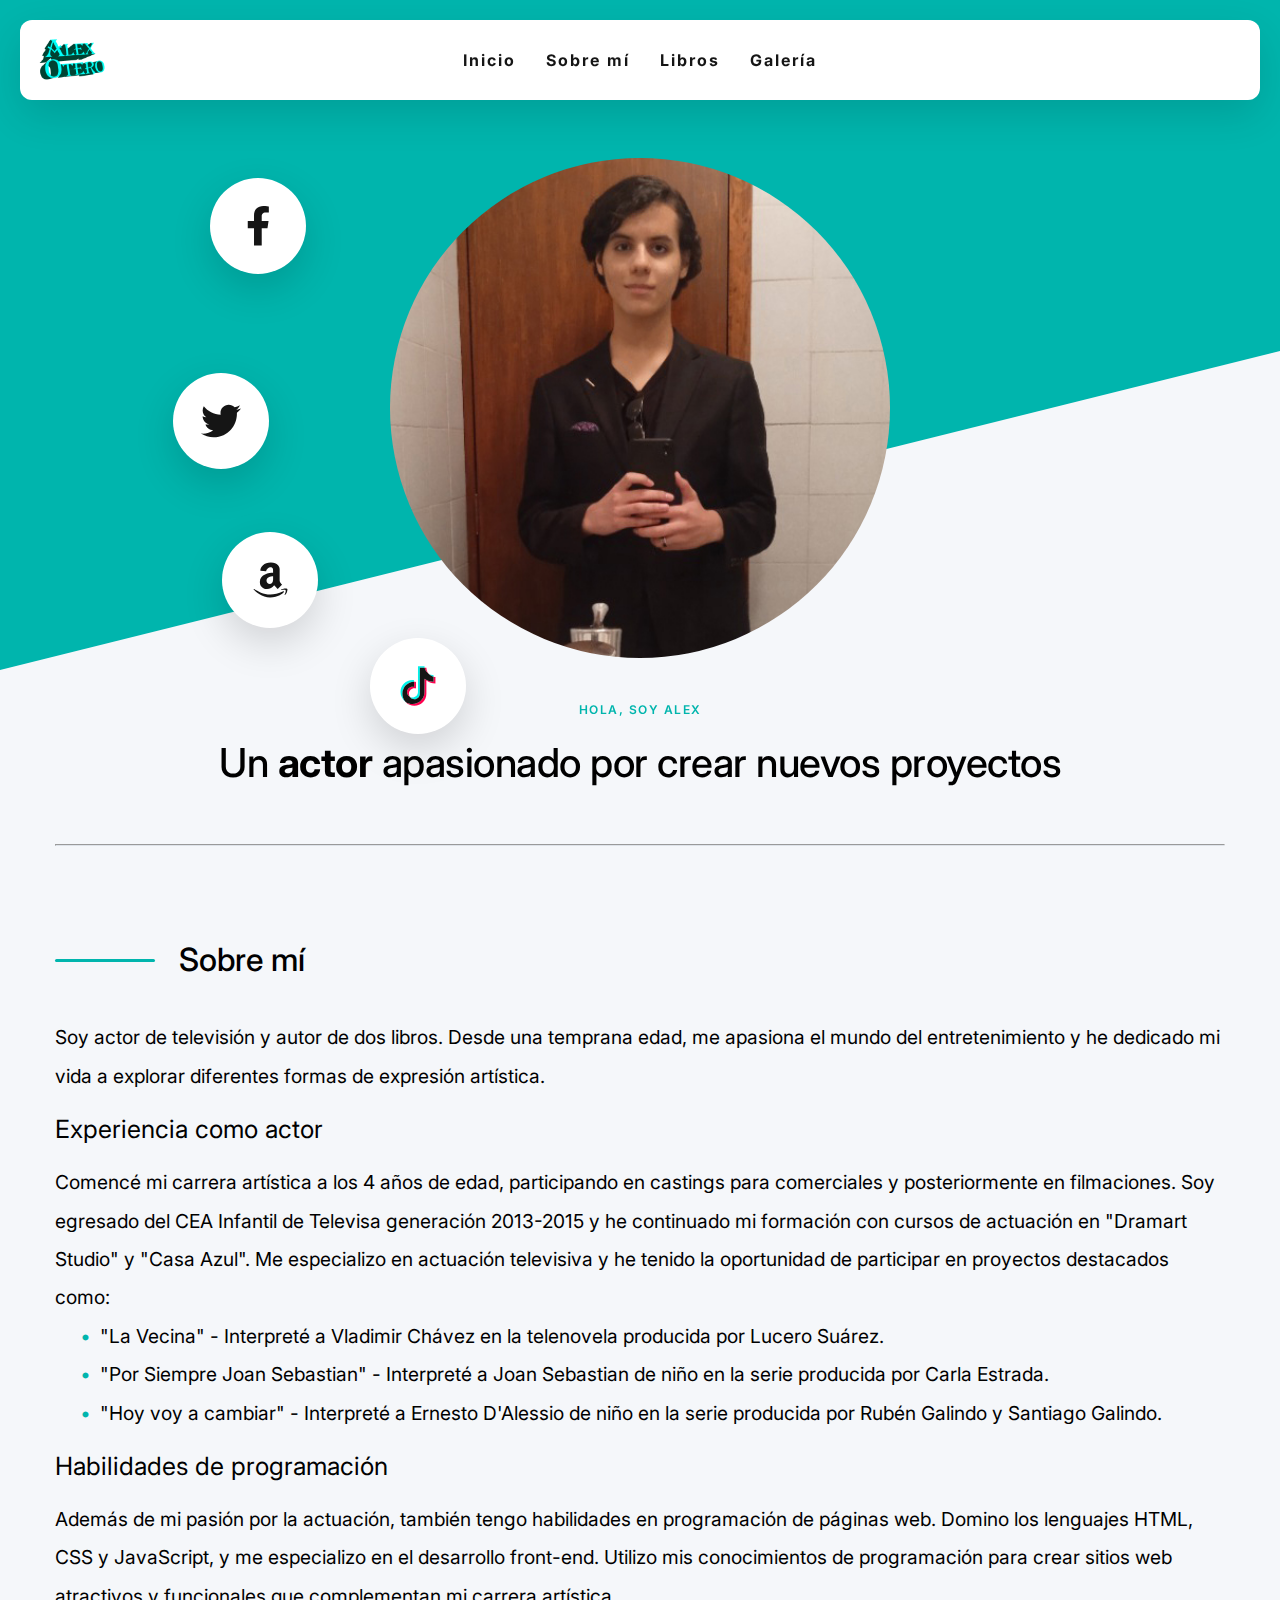
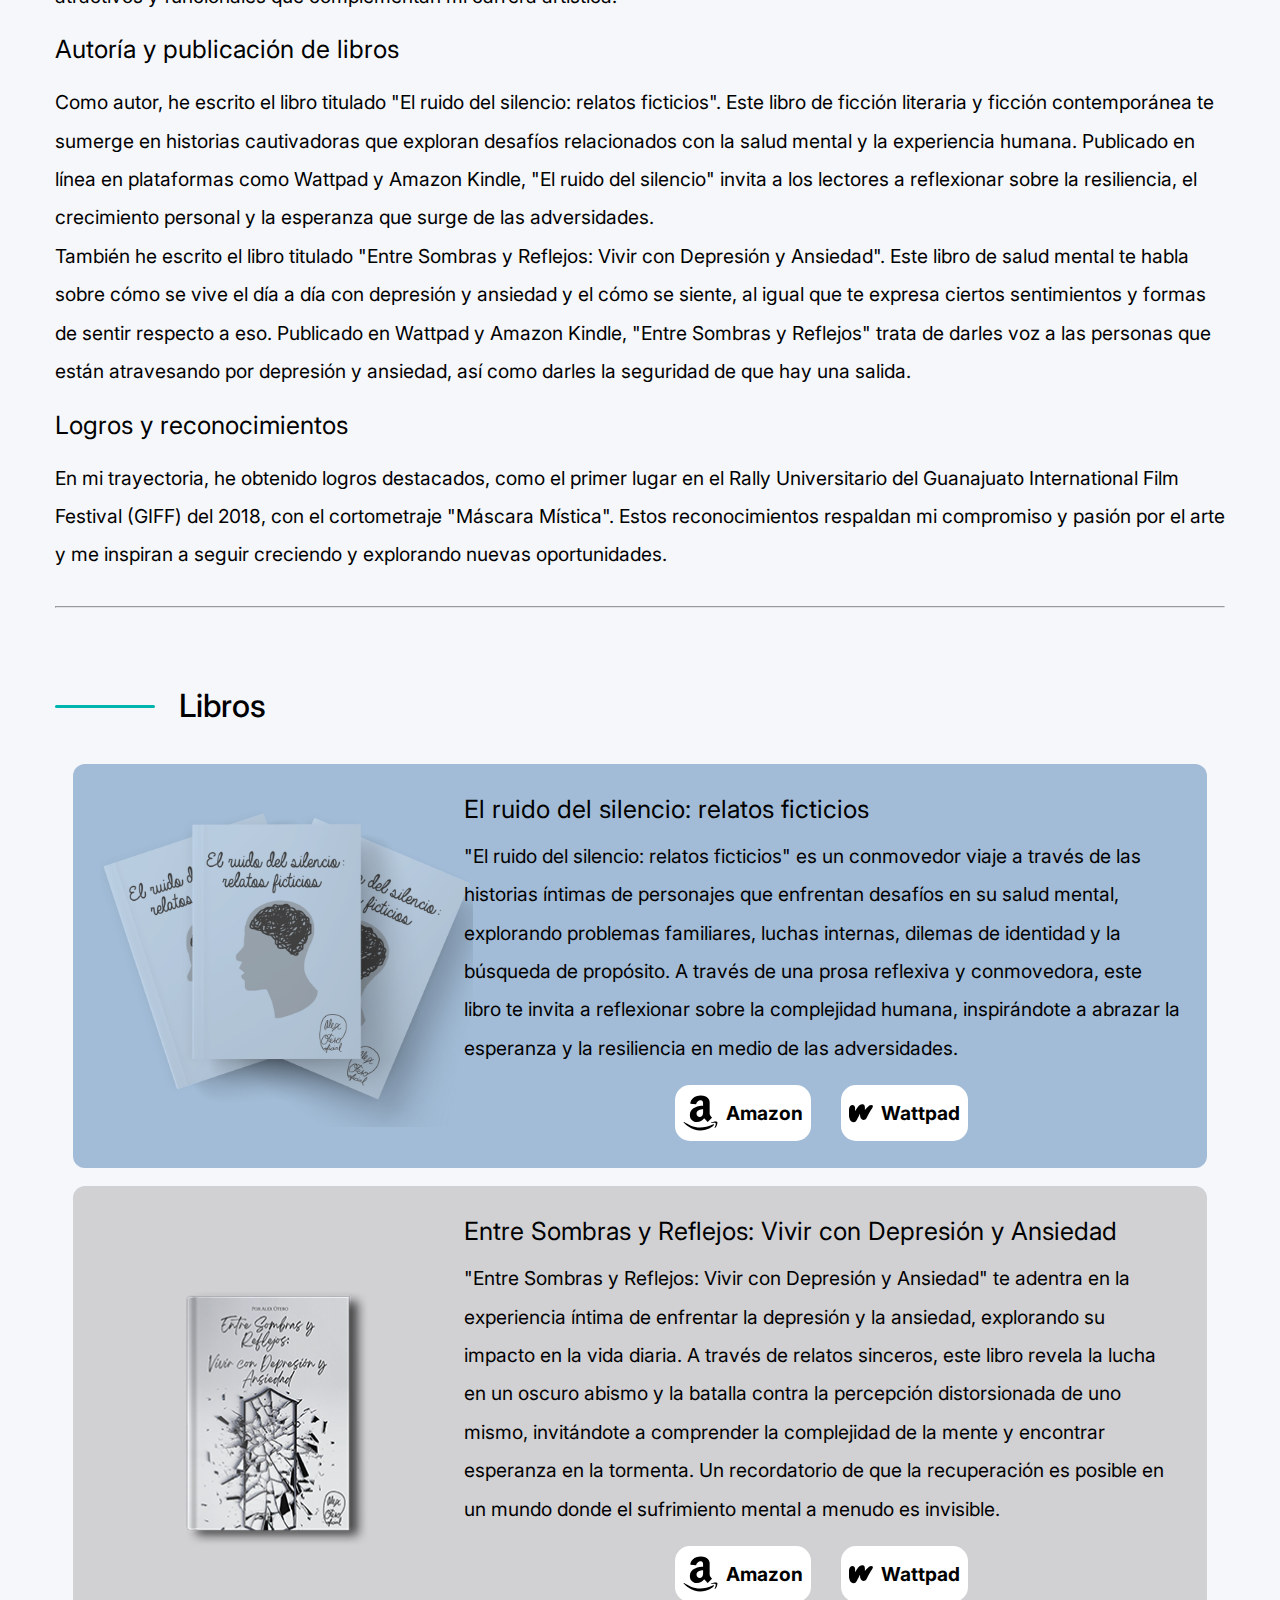
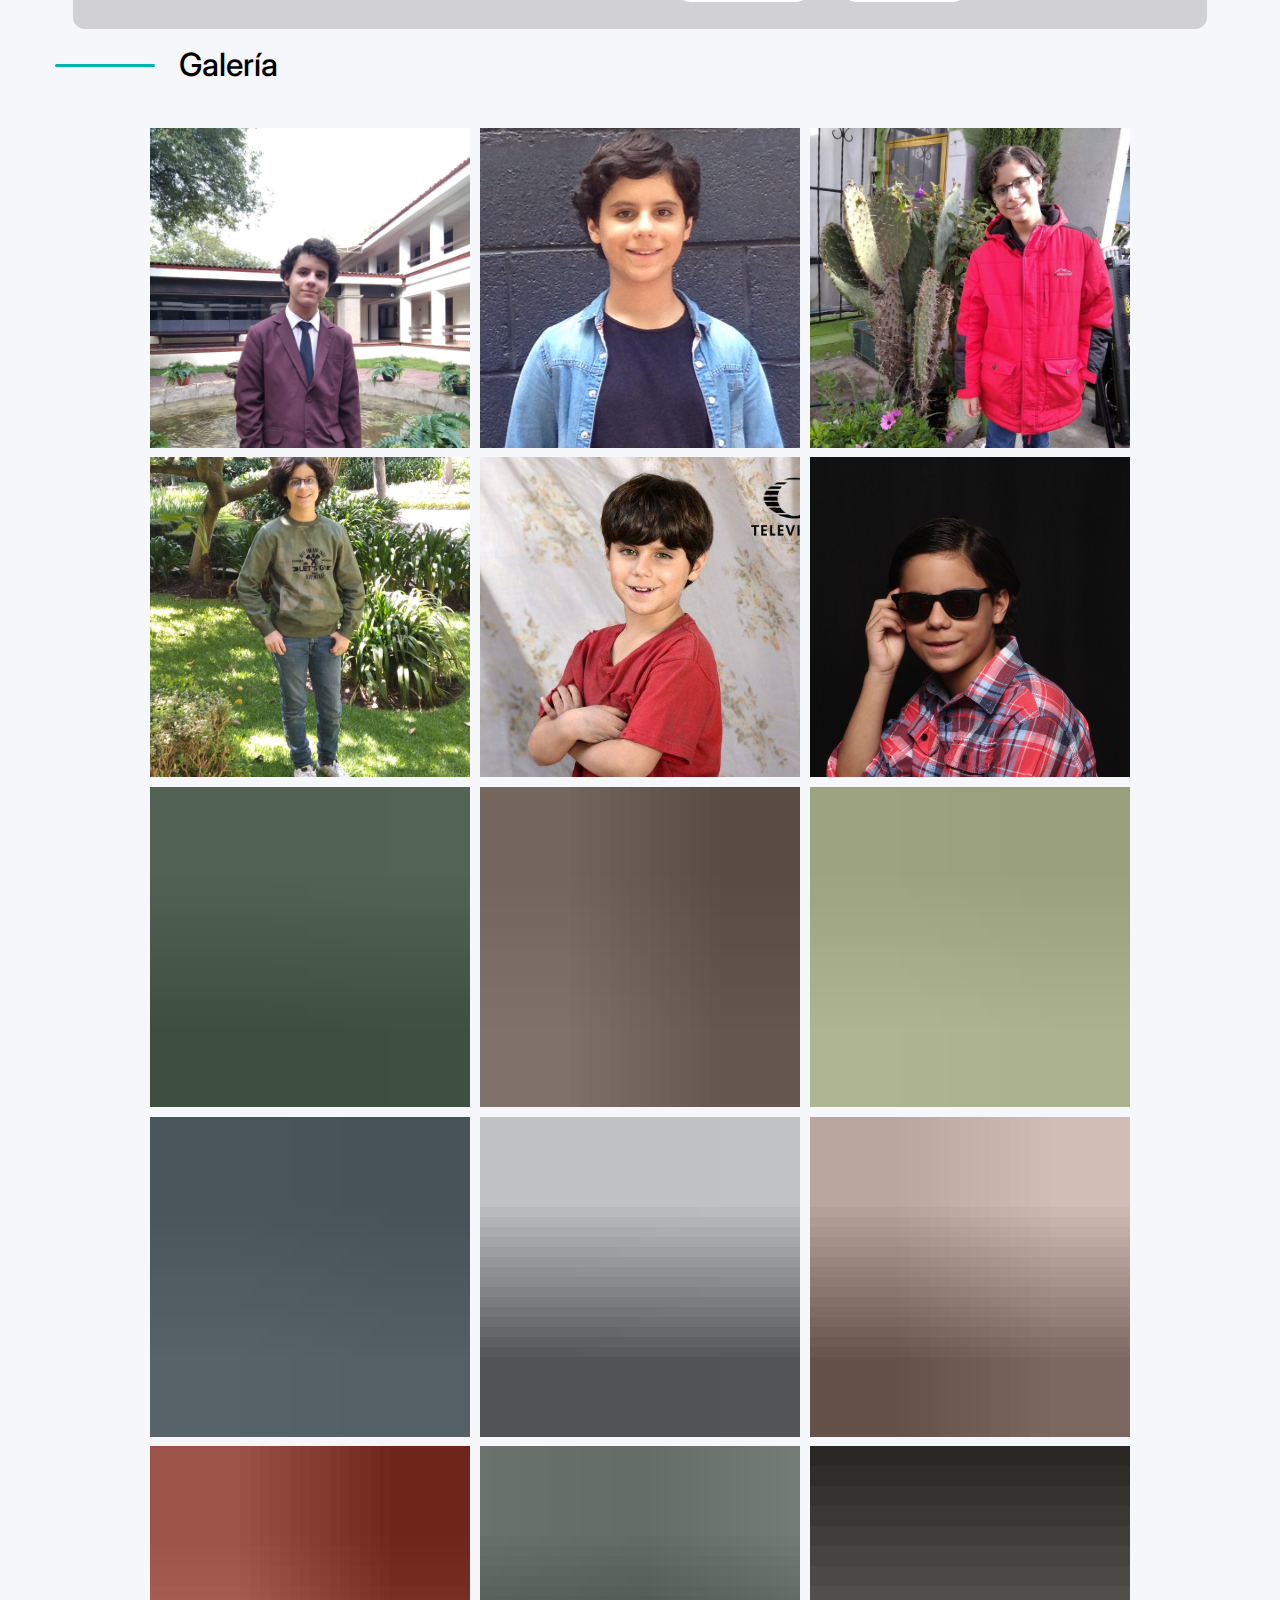
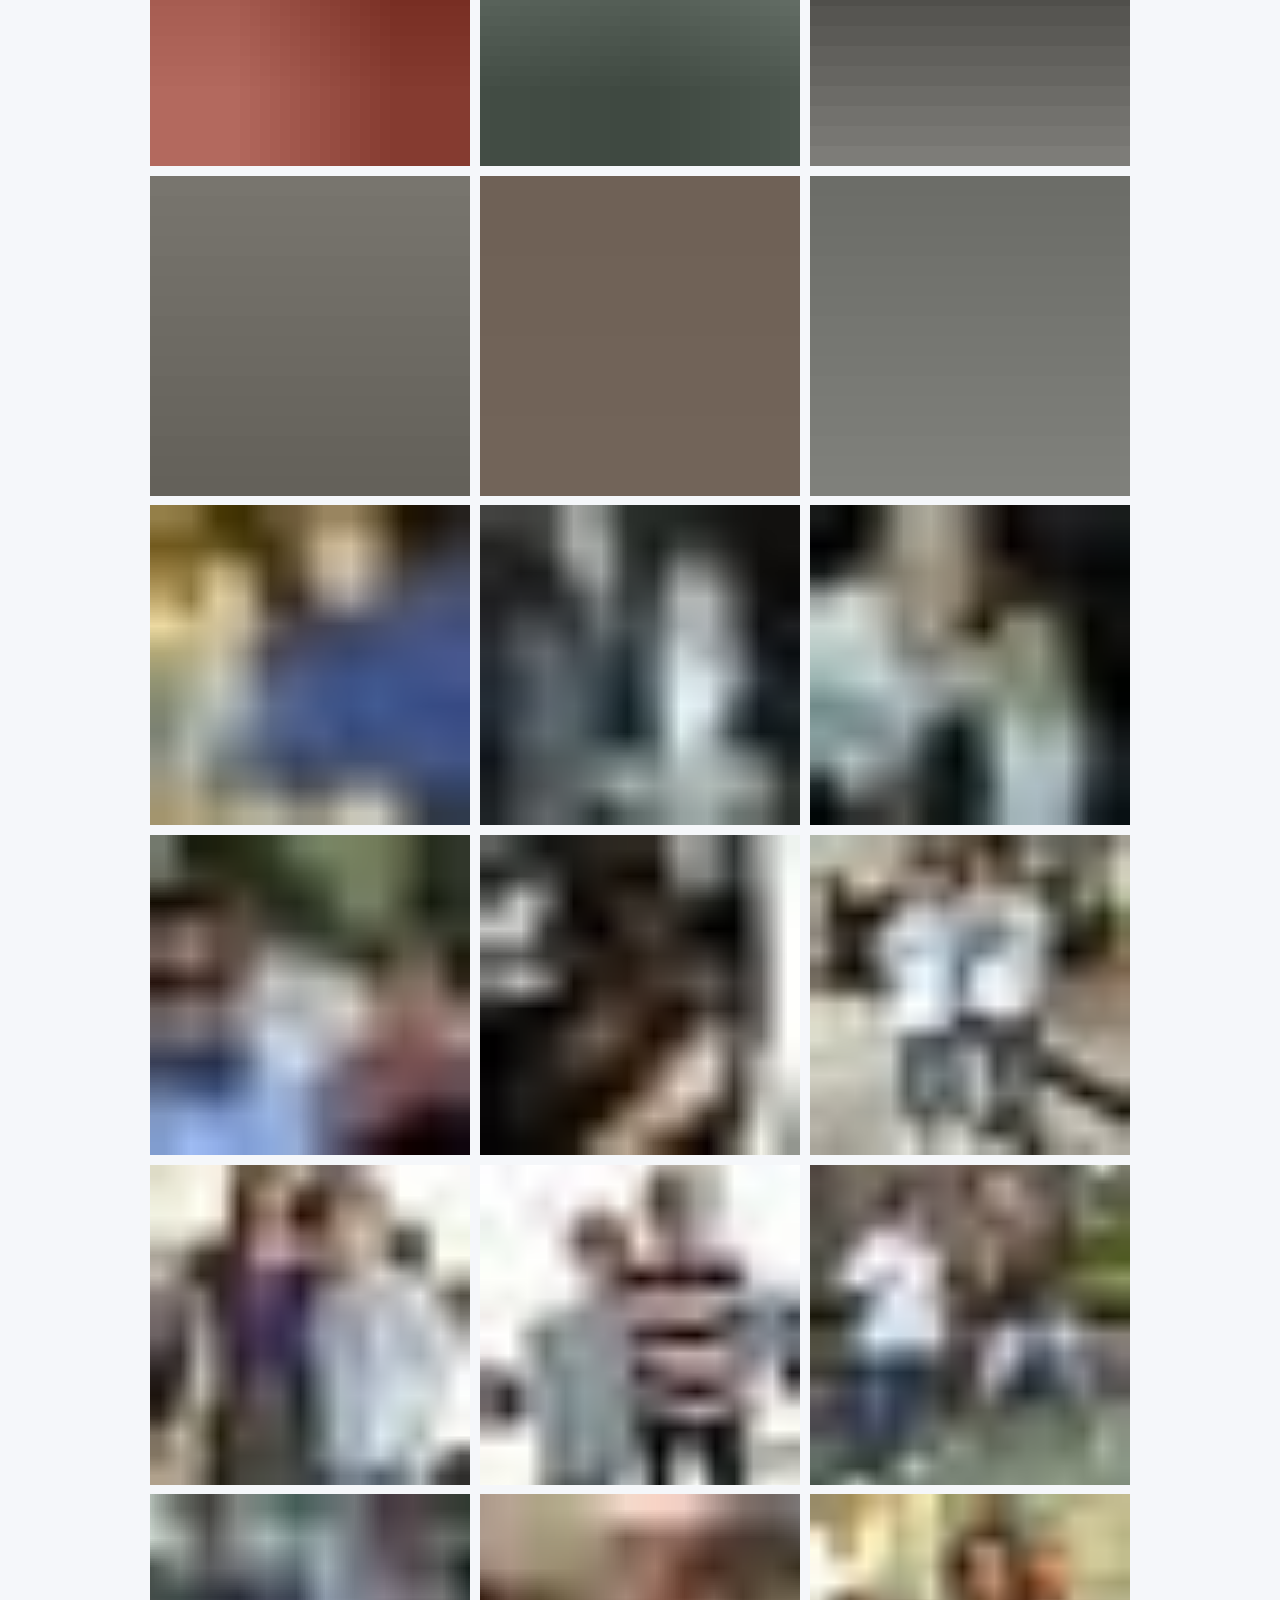
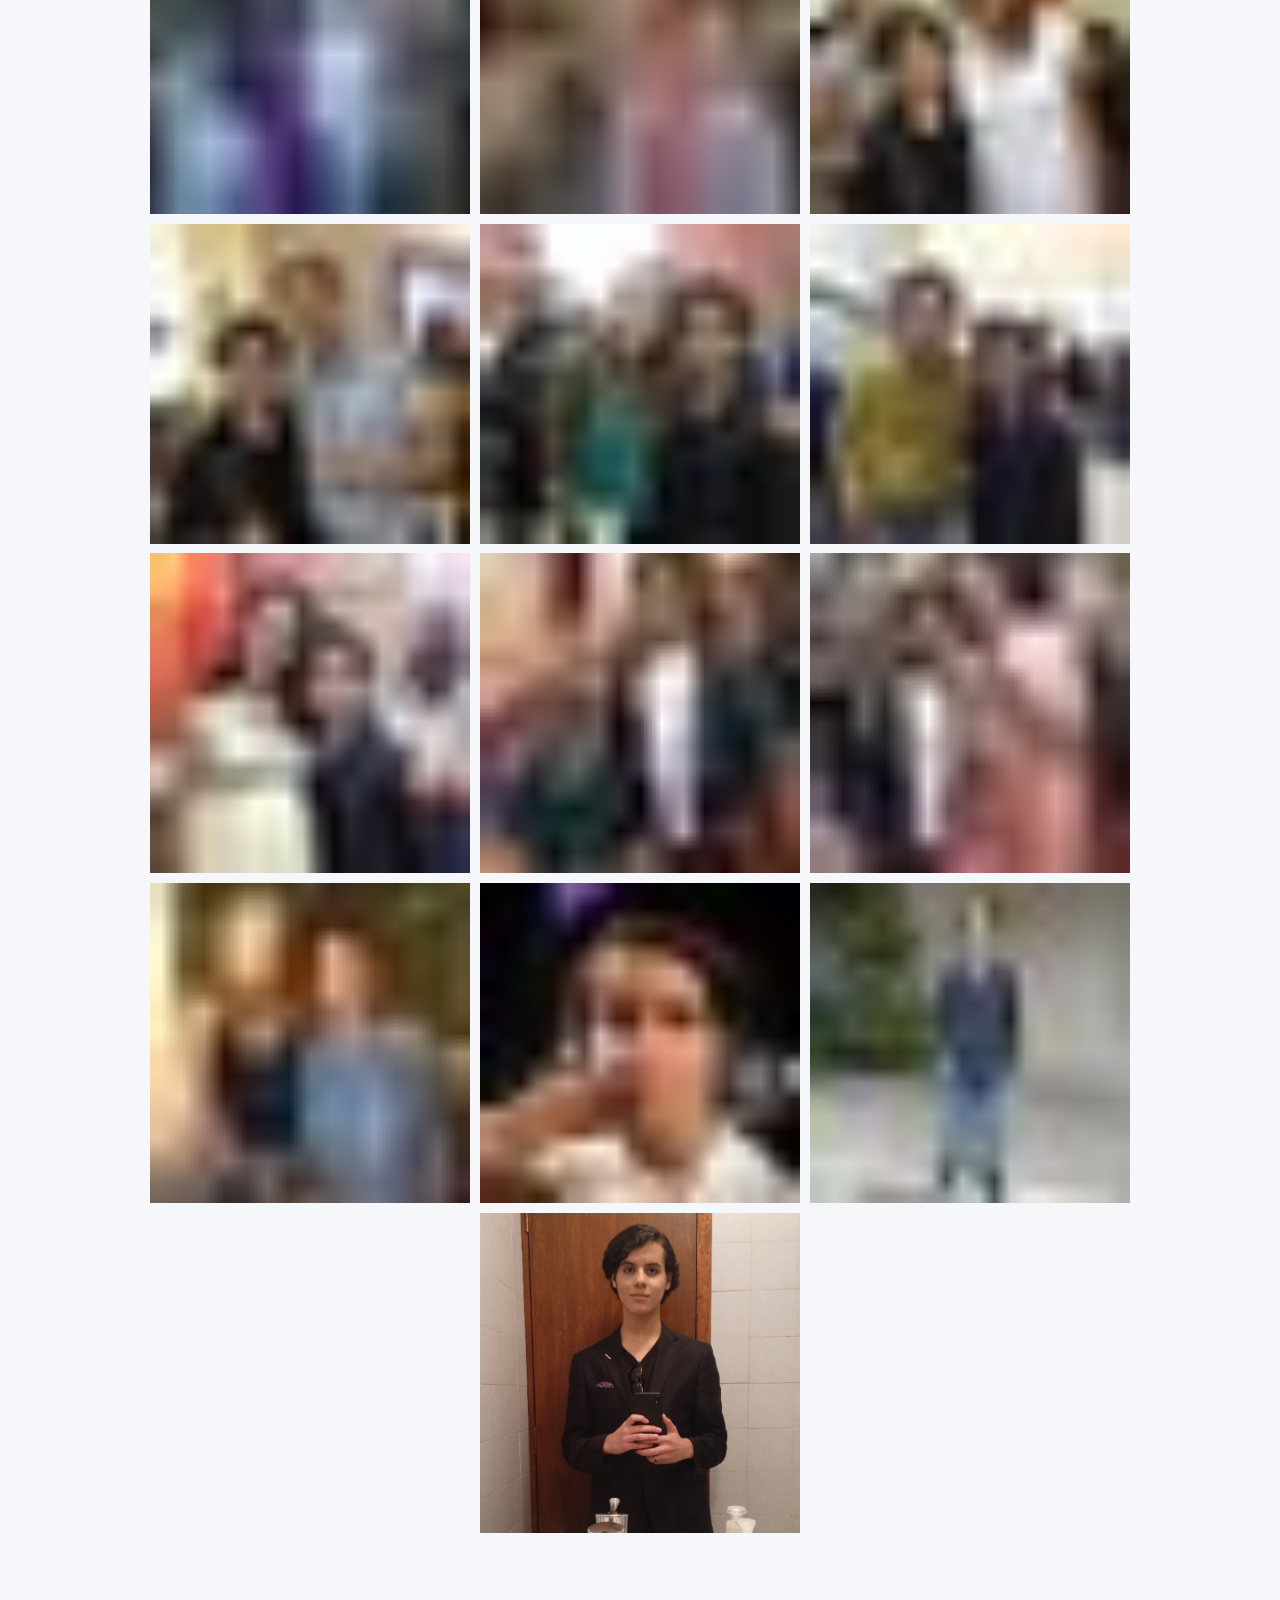
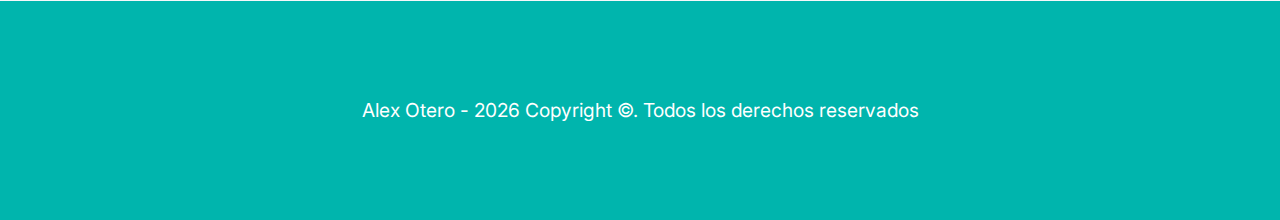
<file: index.html>
<!DOCTYPE html>
<html lang="es">
<head>
	<!-- Google tag (gtag.js) -->
	<script async src="https://www.googletagmanager.com/gtag/js?id=G-T0B59ZT800"></script>
	<script>
	window.dataLayer = window.dataLayer || [];
	function gtag(){dataLayer.push(arguments);}
	gtag('js', new Date());

	gtag('config', 'G-T0B59ZT800');
	</script>

	<meta charset="utf-8">
	<meta name="viewport" content="width=device-width, initial-scale=1.0">
	<title>Alex Otero</title>
	<meta name="description" content="¡Bienvenido a mi sitio web! Soy Alex Otero, actor de televisión y autor. Aquí encontrarás información sobre mis proyectos, experiencia actoral y mi libro 'El ruido del silencio: relatos ficticios'. ¡Descubre más sobre mi trabajo y acompáñame en este apasionante viaje artístico!">
	<meta name="keywords" content="Alex Otero, actor, autor, televisión, libros, actuación, El ruido del silencio, relatos ficticios, Entre Sombras y Reflejos, Vivir con Depresión y Ansiedad, Wattpad, Kindle, Amazon, Amazon Kindle">
	<meta name="author" content="Alex Otero">
	<link rel="stylesheet" href="css/styles.css">
	<link rel="shortcut icon" type="image/x-icon" href="https://alexoterooficial.github.io/assets/Logo.png">
	<link rel="apple-touch-icon" href="https://alexoterooficial.github.io/assets/Logo.png">
</head>

<body>
	<header>
		<a class="header_logo" href="#Inicio"><img src="https://alexoterooficial.github.io/assets/Alex_Otero-Logo.png" width="100" alt="Alex Otero Logo" class="header_logo"></a>
		<svg tabindex="0" id="menu_icon" class="menu_icon" viewBox="0 0 85 65">
  			<rect y="0" width="80" height="6"></rect>
  			<rect y="24" width="80" height="6"></rect>
  			<rect y="48" width="80" height="6"></rect>
		</svg>

		<ul id="menu" class="menu_list">

			<li><a class="header-link menu-link" href="#Inicio">Inicio</a></li>

			<li><a class="header-link menu-link" href="#Sobre_mi">Sobre mí</a></li>

			<li><a class="header-link menu-link" href="#Libros">Libros</a></li>

			<li><a class="header-link menu-link" href="#Galeria">Galería</a></li>
		</ul>

		<ul id="menu_list-no_mobile" class="menu_list-no_mobile">

			<li><a class="header-link" href="#Inicio">Inicio</a></li>

			<li><a class="header-link" href="#Sobre_mi">Sobre mí</a></li>

			<li><a class="header-link" href="#Libros">Libros</a></li>

			<li><a class="header-link" href="#Galeria">Galería</a></li>
		</ul>
	</header>

	<div id="Inicio">
		<div class="inicio_first">
			<div class="inicio_promo">
				<img class="inicio-alex_img" src="https://alexoterooficial.github.io/assets/40.jpg" id="obv_element_0" alt="Alex Otero" title="Alex Otero">
				<a href="https://www.facebook.com/alex.otero.oficial/" id="obv_element_2" target="blank" title="Facebook" class="bubble _1"><i><svg class="symbols" viewBox="0 0 315 520"><path d="M279.14 288l14.22-92.66h-88.91v-60.13c0-25.35 12.42-50.06 52.24-50.06h40.42V6.26S260.43 0 225.36 0c-73.22 0-121.08 44.38-121.08 124.72v70.62H22.89V288h81.39v224h100.17V288z"></path></svg></i></a>
				<a href="https://twitter.com/alexoterogarcia" id="obv_element_3" target="_blank" title="Twitter" class="bubble _2"><i><svg class="symbols" viewBox="0 0 512 512"><path d="M459.37 151.716c.325 4.548.325 9.097.325 13.645 0 138.72-105.583 298.558-298.558 298.558-59.452 0-114.68-17.219-161.137-47.106 8.447.974 16.568 1.299 25.34 1.299 49.055 0 94.213-16.568 130.274-44.832-46.132-.975-84.792-31.188-98.112-72.772 6.498.974 12.995 1.624 19.818 1.624 9.421 0 18.843-1.3 27.614-3.573-48.081-9.747-84.143-51.98-84.143-102.985v-1.299c13.969 7.797 30.214 12.67 47.431 13.319-28.264-18.843-46.781-51.005-46.781-87.391 0-19.492 5.197-37.36 14.294-52.954 51.655 63.675 129.3 105.258 216.365 109.807-1.624-7.797-2.599-15.918-2.599-24.04 0-57.828 46.782-104.934 104.934-104.934 30.213 0 57.502 12.67 76.67 33.137 23.715-4.548 46.456-13.32 66.599-25.34-7.798 24.366-24.366 44.833-46.132 57.827 21.117-2.273 41.584-8.122 60.426-16.243-14.292 20.791-32.161 39.308-52.628 54.253z"></path></svg></i></a>
				<a href="https://www.amazon.com.mx/kindle-dbs/entity/author?asin=B0CKKPCLNK" id="obv_element_4" target="_blank" title="Amazon" class="bubble _3"><i><svg class="symbols" viewBox="0 0 448 512"><path d="M257.2 162.7c-48.7 1.8-169.5 15.5-169.5 117.5 0 109.5 138.3 114 183.5 43.2 6.5 10.2 35.4 37.5 45.3 46.8l56.8-56S341 288.9 341 261.4V114.3C341 89 316.5 32 228.7 32 140.7 32 94 87 94 136.3l73.5 6.8c16.3-49.5 54.2-49.5 54.2-49.5 40.7-.1 35.5 29.8 35.5 69.1zm0 86.8c0 80-84.2 68-84.2 17.2 0-47.2 50.5-56.7 84.2-57.8v40.6zm136 163.5c-7.7 10-70 67-174.5 67S34.2 408.5 9.7 379c-6.8-7.7 1-11.3 5.5-8.3C88.5 415.2 203 488.5 387.7 401c7.5-3.7 13.3 2 5.5 12zm39.8 2.2c-6.5 15.8-16 26.8-21.2 31-5.5 4.5-9.5 2.7-6.5-3.8s19.3-46.5 12.7-55c-6.5-8.3-37-4.3-48-3.2-10.8 1-13 2-14-.3-2.3-5.7 21.7-15.5 37.5-17.5 15.7-1.8 41-.8 46 5.7 3.7 5.1 0 27.1-6.5 43.1z"/></svg></i></a>
				<a href="https://www.tiktok.com/@alex.otero.oficial" id="obv_element_5" target="_blank" title="TikTok" class="bubble _4"><i><svg class="symbols" viewBox="0 0 256 256"><g style="stroke: none; stroke-width: 0; stroke-dasharray: none; stroke-linecap: butt; stroke-linejoin: miter; stroke-miterlimit: 10; fill: none; fill-rule: nonzero; opacity: 1;" transform="translate(1.4065934065934016 1.4065934065934016) scale(2.81 2.81)"><path d="M 36.203 35.438 v -3.51 c -1.218 -0.173 -2.447 -0.262 -3.677 -0.268 c -15.047 0 -27.289 12.244 -27.289 27.291 c 0 9.23 4.613 17.401 11.65 22.342 c -4.712 -5.039 -7.332 -11.681 -7.328 -18.58 C 9.559 47.88 21.453 35.784 36.203 35.438" style="stroke: none; stroke-width: 1; stroke-dasharray: none; stroke-linecap: butt; stroke-linejoin: miter; stroke-miterlimit: 10; fill: rgb(0,242,234); fill-rule: nonzero; opacity: 1;" transform=" matrix(1 0 0 1 0 0) " stroke-linecap="round"/><path d="M 36.847 75.175 c 6.714 0 12.19 -5.341 12.44 -11.997 l 0.023 -59.417 h 10.855 c -0.232 -1.241 -0.349 -2.5 -0.35 -3.762 H 44.989 l -0.025 59.419 c -0.247 6.654 -5.726 11.993 -12.438 11.993 c -2.015 0.001 -4 -0.49 -5.782 -1.431 C 29.079 73.238 32.839 75.171 36.847 75.175 M 80.441 23.93 v -3.302 c -3.989 0.004 -7.893 -1.157 -11.232 -3.339 c 2.928 3.371 6.869 5.701 11.234 6.641" style="stroke: none; stroke-width: 1; stroke-dasharray: none; stroke-linecap: butt; stroke-linejoin: miter; stroke-miterlimit: 10; fill: rgb(0,242,234); fill-rule: nonzero; opacity: 1;" transform=" matrix(1 0 0 1 0 0) " stroke-linecap="round"/><path d="M 69.209 17.286 c -3.272 -3.744 -5.075 -8.549 -5.073 -13.522 h -3.972 C 61.203 9.318 64.472 14.205 69.209 17.286 M 32.526 46.486 c -6.88 0.008 -12.455 5.583 -12.463 12.463 c 0.004 4.632 2.576 8.88 6.679 11.032 c -1.533 -2.114 -2.358 -4.657 -2.358 -7.268 c 0.007 -6.88 5.582 -12.457 12.463 -12.465 c 1.284 0 2.515 0.212 3.677 0.577 V 35.689 c -1.218 -0.173 -2.447 -0.262 -3.677 -0.268 c -0.216 0 -0.429 0.012 -0.643 0.016 v 11.626 C 35.014 46.685 33.774 46.49 32.526 46.486" style="stroke: none; stroke-width: 1; stroke-dasharray: none; stroke-linecap: butt; stroke-linejoin: miter; stroke-miterlimit: 10; fill: rgb(255,0,79); fill-rule: nonzero; opacity: 1;" transform=" matrix(1 0 0 1 0 0) " stroke-linecap="round"/><path d="M 80.441 23.93 v 11.523 c -7.689 0 -14.81 -2.459 -20.627 -6.633 v 30.13 c 0 15.047 -12.24 27.289 -27.287 27.289 c -5.815 0 -11.207 -1.835 -15.639 -4.947 c 5.151 5.555 12.384 8.711 19.959 8.709 c 15.047 0 27.289 -12.242 27.289 -27.287 v -30.13 c 6.009 4.321 13.226 6.642 20.627 6.633 V 24.387 c -1.484 0 -2.927 -0.161 -4.323 -0.46" style="stroke: none; stroke-width: 1; stroke-dasharray: none; stroke-linecap: butt; stroke-linejoin: miter; stroke-miterlimit: 10; fill: rgb(255,0,79); fill-rule: nonzero; opacity: 1;" transform=" matrix(1 0 0 1 0 0) " stroke-linecap="round"/><path class="black-part-tk" d="M 59.813 58.949 v -30.13 c 6.009 4.322 13.226 6.642 20.627 6.633 V 23.93 c -4.364 -0.941 -8.305 -3.272 -11.232 -6.644 c -4.737 -3.081 -8.006 -7.968 -9.045 -13.522 H 49.309 l -0.023 59.417 c -0.249 6.654 -5.726 11.995 -12.44 11.995 c -4.007 -0.004 -7.768 -1.938 -10.102 -5.194 c -4.103 -2.151 -6.676 -6.399 -6.681 -11.032 c 0.008 -6.88 5.583 -12.455 12.463 -12.463 c 1.282 0 2.513 0.21 3.677 0.577 V 35.438 C 21.453 35.784 9.559 47.88 9.559 62.713 c 0 7.173 2.787 13.703 7.328 18.58 c 4.578 3.223 10.041 4.95 15.639 4.945 C 47.574 86.238 59.813 73.996 59.813 58.949" style="stroke: none; stroke-width: 1; stroke-dasharray: none; stroke-linecap: butt; stroke-linejoin: miter; stroke-miterlimit: 10; fill-rule: nonzero; opacity: 1;" transform=" matrix(1 0 0 1 0 0) " stroke-linecap="round"/></g></svg></i></a>
				<a href="https://www.instagram.com/alex.otero.oficial/" id="obv_element_6" target="_blank" title="Instagram" class="bubble _5"><i><svg class="symbols" viewBox="0 0 450 512"><path fill="currentColor" d="M224.1 141c-63.6 0-114.9 51.3-114.9 114.9s51.3 114.9 114.9 114.9S339 319.5 339 255.9 287.7 141 224.1 141zm0 189.6c-41.1 0-74.7-33.5-74.7-74.7s33.5-74.7 74.7-74.7 74.7 33.5 74.7 74.7-33.6 74.7-74.7 74.7zm146.4-194.3c0 14.9-12 26.8-26.8 26.8-14.9 0-26.8-12-26.8-26.8s12-26.8 26.8-26.8 26.8 12 26.8 26.8zm76.1 27.2c-1.7-35.9-9.9-67.7-36.2-93.9-26.2-26.2-58-34.4-93.9-36.2-37-2.1-147.9-2.1-184.9 0-35.8 1.7-67.6 9.9-93.9 36.1s-34.4 58-36.2 93.9c-2.1 37-2.1 147.9 0 184.9 1.7 35.9 9.9 67.7 36.2 93.9s58 34.4 93.9 36.2c37 2.1 147.9 2.1 184.9 0 35.9-1.7 67.7-9.9 93.9-36.2 26.2-26.2 34.4-58 36.2-93.9 2.1-37 2.1-147.8 0-184.8zM398.8 388c-7.8 19.6-22.9 34.7-42.6 42.6-29.5 11.7-99.5 9-132.1 9s-102.7 2.6-132.1-9c-19.6-7.8-34.7-22.9-42.6-42.6-11.7-29.5-9-99.5-9-132.1s-2.6-102.7 9-132.1c7.8-19.6 22.9-34.7 42.6-42.6 29.5-11.7 99.5-9 132.1-9s102.7-2.6 132.1 9c19.6 7.8 34.7 22.9 42.6 42.6 11.7 29.5 9 99.5 9 132.1s2.7 102.7-9 132.1z"></path></svg></i></a>
				<a href="https://www.youtube.com/@AlexOtero" id="obv_element_7" target="_blank" title="YouTube" class="bubble _6"><i><svg class="symbols" viewBox="0 0 573 512"><path fill="currentColor" d="M549.655 124.083c-6.281-23.65-24.787-42.276-48.284-48.597C458.781 64 288 64 288 64S117.22 64 74.629 75.486c-23.497 6.322-42.003 24.947-48.284 48.597-11.412 42.867-11.412 132.305-11.412 132.305s0 89.438 11.412 132.305c6.281 23.65 24.787 41.5 48.284 47.821C117.22 448 288 448 288 448s170.78 0 213.371-11.486c23.497-6.321 42.003-24.171 48.284-47.821 11.412-42.867 11.412-132.305 11.412-132.305s0-89.438-11.412-132.305zm-317.51 213.508V175.185l142.739 81.205-142.739 81.201z"></path></svg></i></a>
				<a href="https://www.wattpad.com/user/alexoterooficial" id="obv_element_8" target="_blank" title="Wattpad" class="bubble _7"><i><svg class="symbols" viewBox="1.486 -28.27721239 62.569 102.96373028"><path d="m16.778 18.728s.948-7.542 0-10.964-3.174-5.193-6.471-5.4-8 2.885-8.821 11.294a76.488 76.488 0 0 0 .206 19.207c.7 4.163 2.721 10.1 6.224 12.448s7.832 2.432 11.005-.329 8.821-16.611 11.047-19.662c0 0-.783 10.14 3.545 13.644s10.3 2.638 12.9-2.061 8.573-16.941 11.994-21.928 5.648-8.243 4.082-10.877-6.389-2.349-9.521.577-10.717 11.001-10.717 11.001 1.566-12.278-3.339-14.096-10.428 0-15.663 7.666z"/></svg></i></a>
				<a href="https://m.imdb.com/name/nm7352632/" id="obv_element_9" target="_blank" title="IMDb" class="bubble _8"><i><svg viewBox="0 0 435 435" class="symbols"><g><rect x="74.8" y="170.3" width="28" height="107.7"/><path d="M162.1,170.3l-6.1,50.3l-4-27.3c-1.2-8.8-2.3-16.4-3.4-22.9h-36.2V278h24.5v-71.1l10.4,71.1h17.5l9.8-72.8v72.7h24.4V170.3 H162.1z"/><path d="M242.7,189.7c1.1,0.6,1.9,1.8,2.1,3.1c0.5,3.1,0.6,6.2,0.5,9.3v41.7c0.3,4.4-0.1,8.9-1.4,13.2c-1,1.7-3.4,2.4-7.4,2.4 v-70.7C238.6,188.6,240.8,188.9,242.7,189.7z M242.7,278c5,0.2,10.1-0.2,15-1.1c3.2-0.5,6.2-1.9,8.7-3.8c2.3-2,4-4.6,4.8-7.6 c1.2-6.4,1.6-12.9,1.4-19.4v-37.9c0-6.8-0.6-13.7-1.6-20.4c-0.5-3.5-2-6.8-4.3-9.5c-2.9-3-6.7-5.2-10.8-6.1 c-8.6-1.6-17.4-2.2-26.2-1.8h-21.3V278H242.7z"/><path d="M317.9,251.8c0.1,3.3-0.1,6.7-0.7,9.9c-0.5,1.3-2.8,2-4.5,2c-1.4,0.2-2.8-0.7-3.3-2c-0.8-2.8-1.1-5.8-0.9-8.7v-28.8 c-0.2-2.9,0.1-5.9,0.8-8.7c0.5-1.3,1.9-2,3.2-1.8c1.7,0,4,0.7,4.5,2.1c0.8,2.8,1.1,5.8,0.9,8.7V251.8z M281.6,170.3V278h25.1 l1.7-6.9c2,2.6,4.6,4.7,7.5,6.2c3.2,1.4,6.6,2.1,10,2.1c4.1,0.1,8.1-1.1,11.4-3.5c3-1.9,5.2-4.8,6.2-8.2c1.2-4.7,1.7-9.6,1.7-14.5 v-30.5c0.1-4.3-0.1-8.5-0.4-12.7c-0.4-2.2-1.3-4.2-2.6-6c-1.5-2.2-3.7-3.9-6.2-4.9c-3.1-1.2-6.4-1.8-9.7-1.7c-3.4,0-6.8,0.6-10,1.9 c-2.9,1.4-5.4,3.3-7.5,5.8v-34.6H281.6z"/></g></svg></i></a>
			</div>
			<div class="angle"></div>
		</div>
		<div class="inicio_second">
			<div class="wrapper border">
				<div class="wrapper-info" id="obv_element_1">
					<div class="title">Hola, soy Alex</div>
					<h1>Un <strong>actor</strong> apasionado por crear nuevos proyectos</h1>
				</div>
				<div class="sm_btns_c">
					<a href="https://www.facebook.com/alex.otero.oficial/" class="sm_btn _1"><i><svg class="symbols" viewBox="0 0 315 520"><path d="M279.14 288l14.22-92.66h-88.91v-60.13c0-25.35 12.42-50.06 52.24-50.06h40.42V6.26S260.43 0 225.36 0c-73.22 0-121.08 44.38-121.08 124.72v70.62H22.89V288h81.39v224h100.17V288z"></path></svg></i></a>
					<a href="https://twitter.com/alexoterogarcia" class="sm_btn _2"><i><svg class="symbols" viewBox="0 0 512 512"><path d="M459.37 151.716c.325 4.548.325 9.097.325 13.645 0 138.72-105.583 298.558-298.558 298.558-59.452 0-114.68-17.219-161.137-47.106 8.447.974 16.568 1.299 25.34 1.299 49.055 0 94.213-16.568 130.274-44.832-46.132-.975-84.792-31.188-98.112-72.772 6.498.974 12.995 1.624 19.818 1.624 9.421 0 18.843-1.3 27.614-3.573-48.081-9.747-84.143-51.98-84.143-102.985v-1.299c13.969 7.797 30.214 12.67 47.431 13.319-28.264-18.843-46.781-51.005-46.781-87.391 0-19.492 5.197-37.36 14.294-52.954 51.655 63.675 129.3 105.258 216.365 109.807-1.624-7.797-2.599-15.918-2.599-24.04 0-57.828 46.782-104.934 104.934-104.934 30.213 0 57.502 12.67 76.67 33.137 23.715-4.548 46.456-13.32 66.599-25.34-7.798 24.366-24.366 44.833-46.132 57.827 21.117-2.273 41.584-8.122 60.426-16.243-14.292 20.791-32.161 39.308-52.628 54.253z"></path></svg></i></a>
					<a href="https://www.instagram.com/alex.otero.oficial/" class="sm_btn _5"><i><svg class="symbols" viewBox="0 0 450 512"><path d="M224.1 141c-63.6 0-114.9 51.3-114.9 114.9s51.3 114.9 114.9 114.9S339 319.5 339 255.9 287.7 141 224.1 141zm0 189.6c-41.1 0-74.7-33.5-74.7-74.7s33.5-74.7 74.7-74.7 74.7 33.5 74.7 74.7-33.6 74.7-74.7 74.7zm146.4-194.3c0 14.9-12 26.8-26.8 26.8-14.9 0-26.8-12-26.8-26.8s12-26.8 26.8-26.8 26.8 12 26.8 26.8zm76.1 27.2c-1.7-35.9-9.9-67.7-36.2-93.9-26.2-26.2-58-34.4-93.9-36.2-37-2.1-147.9-2.1-184.9 0-35.8 1.7-67.6 9.9-93.9 36.1s-34.4 58-36.2 93.9c-2.1 37-2.1 147.9 0 184.9 1.7 35.9 9.9 67.7 36.2 93.9s58 34.4 93.9 36.2c37 2.1 147.9 2.1 184.9 0 35.9-1.7 67.7-9.9 93.9-36.2 26.2-26.2 34.4-58 36.2-93.9 2.1-37 2.1-147.8 0-184.8zM398.8 388c-7.8 19.6-22.9 34.7-42.6 42.6-29.5 11.7-99.5 9-132.1 9s-102.7 2.6-132.1-9c-19.6-7.8-34.7-22.9-42.6-42.6-11.7-29.5-9-99.5-9-132.1s-2.6-102.7 9-132.1c7.8-19.6 22.9-34.7 42.6-42.6 29.5-11.7 99.5-9 132.1-9s102.7-2.6 132.1 9c19.6 7.8 34.7 22.9 42.6 42.6 11.7 29.5 9 99.5 9 132.1s2.7 102.7-9 132.1z"></path></svg></i></a>
					<a href="https://www.tiktok.com/@alex.otero.oficial" class="sm_btn _4"><i><svg class="symbols" viewBox="0 0 256 256"><g style="stroke: none; stroke-width: 0; stroke-dasharray: none; stroke-linecap: butt; stroke-linejoin: miter; stroke-miterlimit: 10; fill: none; fill-rule: nonzero; opacity: 1;" transform="translate(1.4065934065934016 1.4065934065934016) scale(2.81 2.81)"><path d="M 36.203 35.438 v -3.51 c -1.218 -0.173 -2.447 -0.262 -3.677 -0.268 c -15.047 0 -27.289 12.244 -27.289 27.291 c 0 9.23 4.613 17.401 11.65 22.342 c -4.712 -5.039 -7.332 -11.681 -7.328 -18.58 C 9.559 47.88 21.453 35.784 36.203 35.438" style="stroke: none; stroke-width: 1; stroke-dasharray: none; stroke-linecap: butt; stroke-linejoin: miter; stroke-miterlimit: 10; fill: rgb(0,242,234); fill-rule: nonzero; opacity: 1;" transform=" matrix(1 0 0 1 0 0) " stroke-linecap="round"/><path d="M 36.847 75.175 c 6.714 0 12.19 -5.341 12.44 -11.997 l 0.023 -59.417 h 10.855 c -0.232 -1.241 -0.349 -2.5 -0.35 -3.762 H 44.989 l -0.025 59.419 c -0.247 6.654 -5.726 11.993 -12.438 11.993 c -2.015 0.001 -4 -0.49 -5.782 -1.431 C 29.079 73.238 32.839 75.171 36.847 75.175 M 80.441 23.93 v -3.302 c -3.989 0.004 -7.893 -1.157 -11.232 -3.339 c 2.928 3.371 6.869 5.701 11.234 6.641" style="stroke: none; stroke-width: 1; stroke-dasharray: none; stroke-linecap: butt; stroke-linejoin: miter; stroke-miterlimit: 10; fill: rgb(0,242,234); fill-rule: nonzero; opacity: 1;" transform=" matrix(1 0 0 1 0 0) " stroke-linecap="round"/><path d="M 69.209 17.286 c -3.272 -3.744 -5.075 -8.549 -5.073 -13.522 h -3.972 C 61.203 9.318 64.472 14.205 69.209 17.286 M 32.526 46.486 c -6.88 0.008 -12.455 5.583 -12.463 12.463 c 0.004 4.632 2.576 8.88 6.679 11.032 c -1.533 -2.114 -2.358 -4.657 -2.358 -7.268 c 0.007 -6.88 5.582 -12.457 12.463 -12.465 c 1.284 0 2.515 0.212 3.677 0.577 V 35.689 c -1.218 -0.173 -2.447 -0.262 -3.677 -0.268 c -0.216 0 -0.429 0.012 -0.643 0.016 v 11.626 C 35.014 46.685 33.774 46.49 32.526 46.486" style="stroke: none; stroke-width: 1; stroke-dasharray: none; stroke-linecap: butt; stroke-linejoin: miter; stroke-miterlimit: 10; fill: rgb(255,0,79); fill-rule: nonzero; opacity: 1;" transform=" matrix(1 0 0 1 0 0) " stroke-linecap="round"/><path d="M 80.441 23.93 v 11.523 c -7.689 0 -14.81 -2.459 -20.627 -6.633 v 30.13 c 0 15.047 -12.24 27.289 -27.287 27.289 c -5.815 0 -11.207 -1.835 -15.639 -4.947 c 5.151 5.555 12.384 8.711 19.959 8.709 c 15.047 0 27.289 -12.242 27.289 -27.287 v -30.13 c 6.009 4.321 13.226 6.642 20.627 6.633 V 24.387 c -1.484 0 -2.927 -0.161 -4.323 -0.46" style="stroke: none; stroke-width: 1; stroke-dasharray: none; stroke-linecap: butt; stroke-linejoin: miter; stroke-miterlimit: 10; fill: rgb(255,0,79); fill-rule: nonzero; opacity: 1;" transform=" matrix(1 0 0 1 0 0) " stroke-linecap="round"/><path class="black-part-tk" d="M 59.813 58.949 v -30.13 c 6.009 4.322 13.226 6.642 20.627 6.633 V 23.93 c -4.364 -0.941 -8.305 -3.272 -11.232 -6.644 c -4.737 -3.081 -8.006 -7.968 -9.045 -13.522 H 49.309 l -0.023 59.417 c -0.249 6.654 -5.726 11.995 -12.44 11.995 c -4.007 -0.004 -7.768 -1.938 -10.102 -5.194 c -4.103 -2.151 -6.676 -6.399 -6.681 -11.032 c 0.008 -6.88 5.583 -12.455 12.463 -12.463 c 1.282 0 2.513 0.21 3.677 0.577 V 35.438 C 21.453 35.784 9.559 47.88 9.559 62.713 c 0 7.173 2.787 13.703 7.328 18.58 c 4.578 3.223 10.041 4.95 15.639 4.945 C 47.574 86.238 59.813 73.996 59.813 58.949" style="stroke: none; stroke-width: 1; stroke-dasharray: none; stroke-linecap: butt; stroke-linejoin: miter; stroke-miterlimit: 10; fill-rule: nonzero; opacity: 1;" transform=" matrix(1 0 0 1 0 0) " stroke-linecap="round"/></g></svg></i></a>
					<a href="https://www.youtube.com/@AlexOtero" class="sm_btn _6"><i><svg class="symbols" viewBox="0 0 573 512"><path d="M549.655 124.083c-6.281-23.65-24.787-42.276-48.284-48.597C458.781 64 288 64 288 64S117.22 64 74.629 75.486c-23.497 6.322-42.003 24.947-48.284 48.597-11.412 42.867-11.412 132.305-11.412 132.305s0 89.438 11.412 132.305c6.281 23.65 24.787 41.5 48.284 47.821C117.22 448 288 448 288 448s170.78 0 213.371-11.486c23.497-6.321 42.003-24.171 48.284-47.821 11.412-42.867 11.412-132.305 11.412-132.305s0-89.438-11.412-132.305zm-317.51 213.508V175.185l142.739 81.205-142.739 81.201z"></path></svg></i></a>
					<a href="https://www.amazon.com.mx/kindle-dbs/entity/author?asin=B0CKKPCLNK" class="sm_btn _3"><i><svg class="symbols" viewBox="0 0 448 512"><path d="M257.2 162.7c-48.7 1.8-169.5 15.5-169.5 117.5 0 109.5 138.3 114 183.5 43.2 6.5 10.2 35.4 37.5 45.3 46.8l56.8-56S341 288.9 341 261.4V114.3C341 89 316.5 32 228.7 32 140.7 32 94 87 94 136.3l73.5 6.8c16.3-49.5 54.2-49.5 54.2-49.5 40.7-.1 35.5 29.8 35.5 69.1zm0 86.8c0 80-84.2 68-84.2 17.2 0-47.2 50.5-56.7 84.2-57.8v40.6zm136 163.5c-7.7 10-70 67-174.5 67S34.2 408.5 9.7 379c-6.8-7.7 1-11.3 5.5-8.3C88.5 415.2 203 488.5 387.7 401c7.5-3.7 13.3 2 5.5 12zm39.8 2.2c-6.5 15.8-16 26.8-21.2 31-5.5 4.5-9.5 2.7-6.5-3.8s19.3-46.5 12.7-55c-6.5-8.3-37-4.3-48-3.2-10.8 1-13 2-14-.3-2.3-5.7 21.7-15.5 37.5-17.5 15.7-1.8 41-.8 46 5.7 3.7 5.1 0 27.1-6.5 43.1z"/></svg></i></a>
					<a href="https://www.wattpad.com/user/alexoterooficial" class="sm_btn _7"><i><svg class="symbols" viewBox="1.486 -28.27721239 62.569 102.96373028"><path d="m16.778 18.728s.948-7.542 0-10.964-3.174-5.193-6.471-5.4-8 2.885-8.821 11.294a76.488 76.488 0 0 0 .206 19.207c.7 4.163 2.721 10.1 6.224 12.448s7.832 2.432 11.005-.329 8.821-16.611 11.047-19.662c0 0-.783 10.14 3.545 13.644s10.3 2.638 12.9-2.061 8.573-16.941 11.994-21.928 5.648-8.243 4.082-10.877-6.389-2.349-9.521.577-10.717 11.001-10.717 11.001 1.566-12.278-3.339-14.096-10.428 0-15.663 7.666z"/></svg></i></a>
					<a href="https://m.imdb.com/name/nm7352632/" class="sm_btn _8"><i><svg viewBox="0 0 435 435" class="symbols"><g><rect x="74.8" y="170.3" width="28" height="107.7"/><path d="M162.1,170.3l-6.1,50.3l-4-27.3c-1.2-8.8-2.3-16.4-3.4-22.9h-36.2V278h24.5v-71.1l10.4,71.1h17.5l9.8-72.8v72.7h24.4V170.3 H162.1z"/><path d="M242.7,189.7c1.1,0.6,1.9,1.8,2.1,3.1c0.5,3.1,0.6,6.2,0.5,9.3v41.7c0.3,4.4-0.1,8.9-1.4,13.2c-1,1.7-3.4,2.4-7.4,2.4 v-70.7C238.6,188.6,240.8,188.9,242.7,189.7z M242.7,278c5,0.2,10.1-0.2,15-1.1c3.2-0.5,6.2-1.9,8.7-3.8c2.3-2,4-4.6,4.8-7.6 c1.2-6.4,1.6-12.9,1.4-19.4v-37.9c0-6.8-0.6-13.7-1.6-20.4c-0.5-3.5-2-6.8-4.3-9.5c-2.9-3-6.7-5.2-10.8-6.1 c-8.6-1.6-17.4-2.2-26.2-1.8h-21.3V278H242.7z"/><path d="M317.9,251.8c0.1,3.3-0.1,6.7-0.7,9.9c-0.5,1.3-2.8,2-4.5,2c-1.4,0.2-2.8-0.7-3.3-2c-0.8-2.8-1.1-5.8-0.9-8.7v-28.8 c-0.2-2.9,0.1-5.9,0.8-8.7c0.5-1.3,1.9-2,3.2-1.8c1.7,0,4,0.7,4.5,2.1c0.8,2.8,1.1,5.8,0.9,8.7V251.8z M281.6,170.3V278h25.1 l1.7-6.9c2,2.6,4.6,4.7,7.5,6.2c3.2,1.4,6.6,2.1,10,2.1c4.1,0.1,8.1-1.1,11.4-3.5c3-1.9,5.2-4.8,6.2-8.2c1.2-4.7,1.7-9.6,1.7-14.5 v-30.5c0.1-4.3-0.1-8.5-0.4-12.7c-0.4-2.2-1.3-4.2-2.6-6c-1.5-2.2-3.7-3.9-6.2-4.9c-3.1-1.2-6.4-1.8-9.7-1.7c-3.4,0-6.8,0.6-10,1.9 c-2.9,1.4-5.4,3.3-7.5,5.8v-34.6H281.6z"/></g></svg></i></a>
				</div>
				<hr>
			</div>
		</div>
	</div>


	<div id="Sobre_mi" class="section no-padding-bottom">
		<div class="wrapper">
			<div class="inline-info">
				<div class="inline-separator"></div>
				<h2 class="marked-info-heading">Sobre mí</h2>
			</div>
			<p>Soy actor de televisión y autor de dos libros. Desde una temprana edad, me apasiona el mundo del entretenimiento y he dedicado mi vida a explorar diferentes formas de expresión artística.</p>
  
			<h3 class="inline-info sp-h3">Experiencia como actor</h3>
			<p>Comencé mi carrera artística a los 4 años de edad, participando en castings para comerciales y posteriormente en filmaciones. Soy egresado del CEA Infantil de Televisa generación 2013-2015 y he continuado mi formación con cursos de actuación en "Dramart Studio" y "Casa Azul". Me especializo en actuación televisiva y he tenido la oportunidad de participar en proyectos destacados como:</p>
			<ul class="top-projects">
				<li>"La Vecina" - Interpreté a Vladimir Chávez en la telenovela producida por Lucero Suárez.</li>
				<li>"Por Siempre Joan Sebastian" - Interpreté a Joan Sebastian de niño en la serie producida por Carla Estrada.</li>
				<li>"Hoy voy a cambiar" - Interpreté a Ernesto D'Alessio de niño en la serie producida por Rubén Galindo y Santiago Galindo.</li>
			</ul>

			<h3 class="inline-info sp-h3">Habilidades de programación</h3>
			<p>Además de mi pasión por la actuación, también tengo habilidades en programación de páginas web. Domino los lenguajes HTML, CSS y JavaScript, y me especializo en el desarrollo front-end. Utilizo mis conocimientos de programación para crear sitios web atractivos y funcionales que complementan mi carrera artística.</p>

			<h3 class="inline-info sp-h3">Autoría y publicación de libros</h3>
			<p>Como autor, he escrito el libro titulado "El ruido del silencio: relatos ficticios". Este libro de ficción literaria y ficción contemporánea te sumerge en historias cautivadoras que exploran desafíos relacionados con la salud mental y la experiencia humana. Publicado en línea en plataformas como Wattpad y Amazon Kindle, "El ruido del silencio" invita a los lectores a reflexionar sobre la resiliencia, el crecimiento personal y la esperanza que surge de las adversidades.</p>

			<p>También he escrito el libro titulado "Entre Sombras y Reflejos: Vivir con Depresión y Ansiedad". Este libro de salud mental te habla sobre cómo se vive el día a día con depresión y ansiedad y el cómo se siente, al igual que te expresa ciertos sentimientos y formas de sentir respecto a eso. Publicado en Wattpad y Amazon Kindle, "Entre Sombras y Reflejos" trata de darles voz a las personas que están atravesando por depresión y ansiedad, así como darles la seguridad de que hay una salida.</p>

			<h3 class="inline-info sp-h3">Logros y reconocimientos</h3>
			<p>En mi trayectoria, he obtenido logros destacados, como el primer lugar en el Rally Universitario del Guanajuato International Film Festival (GIFF) del 2018, con el cortometraje "Máscara Mística". Estos reconocimientos respaldan mi compromiso y pasión por el arte y me inspiran a seguir creciendo y explorando nuevas oportunidades.</p>
			<hr>
		</div>
	</div>

	<div id="Libros" class="section no-padding-bottom">
		<div class="wrapper">
			<div class="inline-info">
				<div class="inline-separator"></div>
				<h2 class="marked-info-heading">Libros</h2>
			</div>
		</div>
		<div class="wrapper">
			<div class="card-book erds">
				<img src="assets/book_promo_small.png" class="book_cover">
				<div class="book_info">
					<h3>El ruido del silencio: relatos ficticios</h3>
					<p>"El ruido del silencio: relatos ficticios" es un conmovedor viaje a través de las historias íntimas de personajes que enfrentan desafíos en su salud mental, explorando problemas familiares, luchas internas, dilemas de identidad y la búsqueda de propósito. A través de una prosa reflexiva y conmovedora, este libro te invita a reflexionar sobre la complejidad humana, inspirándote a abrazar la esperanza y la resiliencia en medio de las adversidades.</p>
					<div class="buttons-container">
						<a href="https://www.amazon.com.mx/dp/B0C97M9Q1T" target="_blank" class="amazon-button _3">
							<svg class="symbols" viewBox="0 0 448 512"><path d="M257.2 162.7c-48.7 1.8-169.5 15.5-169.5 117.5 0 109.5 138.3 114 183.5 43.2 6.5 10.2 35.4 37.5 45.3 46.8l56.8-56S341 288.9 341 261.4V114.3C341 89 316.5 32 228.7 32 140.7 32 94 87 94 136.3l73.5 6.8c16.3-49.5 54.2-49.5 54.2-49.5 40.7-.1 35.5 29.8 35.5 69.1zm0 86.8c0 80-84.2 68-84.2 17.2 0-47.2 50.5-56.7 84.2-57.8v40.6zm136 163.5c-7.7 10-70 67-174.5 67S34.2 408.5 9.7 379c-6.8-7.7 1-11.3 5.5-8.3C88.5 415.2 203 488.5 387.7 401c7.5-3.7 13.3 2 5.5 12zm39.8 2.2c-6.5 15.8-16 26.8-21.2 31-5.5 4.5-9.5 2.7-6.5-3.8s19.3-46.5 12.7-55c-6.5-8.3-37-4.3-48-3.2-10.8 1-13 2-14-.3-2.3-5.7 21.7-15.5 37.5-17.5 15.7-1.8 41-.8 46 5.7 3.7 5.1 0 27.1-6.5 43.1z"></path></svg>
							<p>Amazon</p>
						</a>
						<a href="https://www.wattpad.com/story/344834447" target="_blank" class="wattpad-button _7">
							<svg class="symbols" viewBox="1.486 -28.27721239 62.569 102.96373028"><path d="m16.778 18.728s.948-7.542 0-10.964-3.174-5.193-6.471-5.4-8 2.885-8.821 11.294a76.488 76.488 0 0 0 .206 19.207c.7 4.163 2.721 10.1 6.224 12.448s7.832 2.432 11.005-.329 8.821-16.611 11.047-19.662c0 0-.783 10.14 3.545 13.644s10.3 2.638 12.9-2.061 8.573-16.941 11.994-21.928 5.648-8.243 4.082-10.877-6.389-2.349-9.521.577-10.717 11.001-10.717 11.001 1.566-12.278-3.339-14.096-10.428 0-15.663 7.666z"></path></svg>
							<p>Wattpad</p>
						</a>
					</div>
				</div>
			</div>
			<div class="card-book esr">
				<img src="assets/book_promo_small-2.png" class="book_cover">
				<div class="book_info">
					<h3>Entre Sombras y Reflejos: Vivir con Depresión y Ansiedad</h3>
					<p>"Entre Sombras y Reflejos: Vivir con Depresión y Ansiedad" te adentra en la experiencia íntima de enfrentar la depresión y la ansiedad, explorando su impacto en la vida diaria. A través de relatos sinceros, este libro revela la lucha en un oscuro abismo y la batalla contra la percepción distorsionada de uno mismo, invitándote a comprender la complejidad de la mente y encontrar esperanza en la tormenta. Un recordatorio de que la recuperación es posible en un mundo donde el sufrimiento mental a menudo es invisible.</p>
					<div class="buttons-container">
						<a href="https://www.amazon.com.mx/dp/B0CKL3ZSRG" target="_blank" class="amazon-button _3">
							<svg class="symbols" viewBox="0 0 448 512"><path d="M257.2 162.7c-48.7 1.8-169.5 15.5-169.5 117.5 0 109.5 138.3 114 183.5 43.2 6.5 10.2 35.4 37.5 45.3 46.8l56.8-56S341 288.9 341 261.4V114.3C341 89 316.5 32 228.7 32 140.7 32 94 87 94 136.3l73.5 6.8c16.3-49.5 54.2-49.5 54.2-49.5 40.7-.1 35.5 29.8 35.5 69.1zm0 86.8c0 80-84.2 68-84.2 17.2 0-47.2 50.5-56.7 84.2-57.8v40.6zm136 163.5c-7.7 10-70 67-174.5 67S34.2 408.5 9.7 379c-6.8-7.7 1-11.3 5.5-8.3C88.5 415.2 203 488.5 387.7 401c7.5-3.7 13.3 2 5.5 12zm39.8 2.2c-6.5 15.8-16 26.8-21.2 31-5.5 4.5-9.5 2.7-6.5-3.8s19.3-46.5 12.7-55c-6.5-8.3-37-4.3-48-3.2-10.8 1-13 2-14-.3-2.3-5.7 21.7-15.5 37.5-17.5 15.7-1.8 41-.8 46 5.7 3.7 5.1 0 27.1-6.5 43.1z"></path></svg>
							<p>Amazon</p>
						</a>
						<a href="https://www.wattpad.com/story/353381298" target="_blank" class="wattpad-button _7">
							<svg class="symbols" viewBox="1.486 -28.27721239 62.569 102.96373028"><path d="m16.778 18.728s.948-7.542 0-10.964-3.174-5.193-6.471-5.4-8 2.885-8.821 11.294a76.488 76.488 0 0 0 .206 19.207c.7 4.163 2.721 10.1 6.224 12.448s7.832 2.432 11.005-.329 8.821-16.611 11.047-19.662c0 0-.783 10.14 3.545 13.644s10.3 2.638 12.9-2.061 8.573-16.941 11.994-21.928 5.648-8.243 4.082-10.877-6.389-2.349-9.521.577-10.717 11.001-10.717 11.001 1.566-12.278-3.339-14.096-10.428 0-15.663 7.666z"></path></svg>
							<p>Wattpad</p>
						</a>
					</div>
				</div>
			</div>
		</div>
	</div>

	<div id="Galeria" class="section no-padding-bottom">
		<div class="wrapper">
			<div class="inline-info">
				<div class="inline-separator"></div>
				<h2 class="marked-info-heading">Galería</h2>
			</div>
			<div class="gallery">
				<div class="blur-load" style="background-image: url('https://alexoterooficial.github.io/assets/1_s-min.jpg')"><img class="gallery_img" src="https://alexoterooficial.github.io/assets/1.jpg" alt="Alex Otero" loading="lazy"></div>
				<div class="blur-load" style="background-image: url('https://alexoterooficial.github.io/assets/2_s-min.jpg')"><img class="gallery_img" src="https://alexoterooficial.github.io/assets/2.jpg" alt="Alex Otero" loading="lazy"></div>
				<div class="blur-load" style="background-image: url('https://alexoterooficial.github.io/assets/3_s-min.jpg')"><img class="gallery_img" src="https://alexoterooficial.github.io/assets/3.jpg" alt="Alex Otero" loading="lazy"></div>
				<div class="blur-load" style="background-image: url('https://alexoterooficial.github.io/assets/4_s-min.jpg')"><img class="gallery_img" src="https://alexoterooficial.github.io/assets/4.jpg" alt="Alex Otero" loading="lazy"></div>
				<div class="blur-load" style="background-image: url('https://alexoterooficial.github.io/assets/5_s-min.jpg')"><img class="gallery_img" src="https://alexoterooficial.github.io/assets/5.jpg" alt="Alex Otero" loading="lazy"></div>
				<div class="blur-load" style="background-image: url('https://alexoterooficial.github.io/assets/6_s-min.jpg')"><img class="gallery_img" src="https://alexoterooficial.github.io/assets/6.jpg" alt="Alex Otero" loading="lazy"></div>
				<div class="blur-load" style="background-image: url('https://alexoterooficial.github.io/assets/7_s-min.jpg')"><img class="gallery_img" src="https://alexoterooficial.github.io/assets/7.jpg" alt="Alex Otero" loading="lazy"></div>
				<div class="blur-load" style="background-image: url('https://alexoterooficial.github.io/assets/8_s-min.jpg')"><img class="gallery_img" src="https://alexoterooficial.github.io/assets/8.jpg" alt="Alex Otero" loading="lazy"></div>
				<div class="blur-load" style="background-image: url('https://alexoterooficial.github.io/assets/9_s-min.jpg')"><img class="gallery_img" src="https://alexoterooficial.github.io/assets/9.jpg" alt="Alex Otero" loading="lazy"></div>
				<div class="blur-load" style="background-image: url('https://alexoterooficial.github.io/assets/10_s-min.jpg')"><img class="gallery_img" src="https://alexoterooficial.github.io/assets/10.jpg" alt="Alex Otero" loading="lazy"></div>
				<div class="blur-load" style="background-image: url('https://alexoterooficial.github.io/assets/11_s-min.jpg')"><img class="gallery_img" src="https://alexoterooficial.github.io/assets/11.jpg" alt="Alex Otero" loading="lazy"></div>
				<div class="blur-load" style="background-image: url('https://alexoterooficial.github.io/assets/12_s-min.jpg')"><img class="gallery_img" src="https://alexoterooficial.github.io/assets/12.jpg" alt="Alex Otero" loading="lazy"></div>
				<div class="blur-load" style="background-image: url('https://alexoterooficial.github.io/assets/13_s-min.jpg')"><img class="gallery_img" src="https://alexoterooficial.github.io/assets/13.jpg" alt="Alex Otero Acompañado" loading="lazy"></div>
				<div class="blur-load" style="background-image: url('https://alexoterooficial.github.io/assets/14_s-min.jpg')"><img class="gallery_img" src="https://alexoterooficial.github.io/assets/14.jpg" alt="Alex Otero Acompañado" loading="lazy"></div>
				<div class="blur-load" style="background-image: url('https://alexoterooficial.github.io/assets/15_s-min.jpg')"><img class="gallery_img" src="https://alexoterooficial.github.io/assets/15.jpg" alt="Alex Otero Acompañado" loading="lazy"></div>
				<div class="blur-load" style="background-image: url('https://alexoterooficial.github.io/assets/16_s-min.jpg')"><img class="gallery_img" src="https://alexoterooficial.github.io/assets/16.jpg" alt="Alex Otero Acompañado" loading="lazy"></div>
				<div class="blur-load" style="background-image: url('https://alexoterooficial.github.io/assets/17_s-min.jpg')"><img class="gallery_img" src="https://alexoterooficial.github.io/assets/17.jpg" alt="Alex Otero Acompañado" loading="lazy"></div>
				<div class="blur-load" style="background-image: url('https://alexoterooficial.github.io/assets/18_s-min.jpg')"><img class="gallery_img" src="https://alexoterooficial.github.io/assets/18.jpg" alt="Alex Otero Acompañado" loading="lazy"></div>
				<div class="blur-load" style="background-image: url('https://alexoterooficial.github.io/assets/19_s-min.jpg')"><img class="gallery_img" src="https://alexoterooficial.github.io/assets/19.jpg" alt="Alex Otero Acompañado" loading="lazy"></div>
				<div class="blur-load" style="background-image: url('https://alexoterooficial.github.io/assets/20_s-min.jpg')"><img class="gallery_img" src="https://alexoterooficial.github.io/assets/20.jpg" alt="Alex Otero Acompañado" loading="lazy"></div>
				<div class="blur-load" style="background-image: url('https://alexoterooficial.github.io/assets/21_s-min.jpg')"><img class="gallery_img" src="https://alexoterooficial.github.io/assets/21.jpg" alt="Alex Otero Acompañado" loading="lazy"></div>
				<div class="blur-load" style="background-image: url('https://alexoterooficial.github.io/assets/22_s-min.jpg')"><img class="gallery_img" src="https://alexoterooficial.github.io/assets/22.jpg" alt="Alex Otero Acompañado" loading="lazy"></div>
				<div class="blur-load" style="background-image: url('https://alexoterooficial.github.io/assets/23_s-min.jpg')"><img class="gallery_img" src="https://alexoterooficial.github.io/assets/23.jpg" alt="Alex Otero Acompañado" loading="lazy"></div>
				<div class="blur-load" style="background-image: url('https://alexoterooficial.github.io/assets/24_s-min.jpg')"><img class="gallery_img" src="https://alexoterooficial.github.io/assets/24.jpg" alt="Alex Otero Acompañado" loading="lazy"></div>
				<div class="blur-load" style="background-image: url('https://alexoterooficial.github.io/assets/25_s-min.jpg')"><img class="gallery_img" src="https://alexoterooficial.github.io/assets/25.jpg" alt="Alex Otero Acompañado" loading="lazy"></div>
				<div class="blur-load" style="background-image: url('https://alexoterooficial.github.io/assets/26_s-min.jpg')"><img class="gallery_img" src="https://alexoterooficial.github.io/assets/26.jpg" alt="Alex Otero Acompañado" loading="lazy"></div>
				<div class="blur-load" style="background-image: url('https://alexoterooficial.github.io/assets/27_s-min.jpg')"><img class="gallery_img" src="https://alexoterooficial.github.io/assets/27.jpg" alt="Alex Otero Acompañado" loading="lazy"></div>
				<div class="blur-load" style="background-image: url('https://alexoterooficial.github.io/assets/28_s-min.jpg')"><img class="gallery_img" src="https://alexoterooficial.github.io/assets/28.jpg" alt="Alex Otero Acompañado" loading="lazy"></div>
				<div class="blur-load" style="background-image: url('https://alexoterooficial.github.io/assets/29_s-min.jpg')"><img class="gallery_img" src="https://alexoterooficial.github.io/assets/29.jpg" alt="Alex Otero Acompañado" loading="lazy"></div>
				<div class="blur-load" style="background-image: url('https://alexoterooficial.github.io/assets/30_s-min.jpg')"><img class="gallery_img" src="https://alexoterooficial.github.io/assets/30.jpg" alt="Alex Otero Acompañado" loading="lazy"></div>
				<div class="blur-load" style="background-image: url('https://alexoterooficial.github.io/assets/31_s-min.jpg')"><img class="gallery_img" src="https://alexoterooficial.github.io/assets/31.jpg" alt="Alex Otero Acompañado" loading="lazy"></div>
				<div class="blur-load" style="background-image: url('https://alexoterooficial.github.io/assets/32_s-min.jpg')"><img class="gallery_img" src="https://alexoterooficial.github.io/assets/32.jpg" alt="Alex Otero Acompañado" loading="lazy"></div>
				<div class="blur-load" style="background-image: url('https://alexoterooficial.github.io/assets/33_s-min.jpg')"><img class="gallery_img" src="https://alexoterooficial.github.io/assets/33.jpg" alt="Alex Otero Acompañado" loading="lazy"></div>
				<div class="blur-load" style="background-image: url('https://alexoterooficial.github.io/assets/34_s-min.jpg')"><img class="gallery_img" src="https://alexoterooficial.github.io/assets/34.jpg" alt="Alex Otero Acompañado" loading="lazy"></div>
				<div class="blur-load" style="background-image: url('https://alexoterooficial.github.io/assets/35_s-min.jpg')"><img class="gallery_img" src="https://alexoterooficial.github.io/assets/35.jpg" alt="Alex Otero Acompañado" loading="lazy"></div>
				<div class="blur-load" style="background-image: url('https://alexoterooficial.github.io/assets/36_s-min.jpg')"><img class="gallery_img" src="https://alexoterooficial.github.io/assets/36.jpg" alt="Alex Otero Acompañado" loading="lazy"></div>
				<div class="blur-load" style="background-image: url('https://alexoterooficial.github.io/assets/37_s-min.jpg')"><img class="gallery_img" src="https://alexoterooficial.github.io/assets/37.jpg" alt="Alex Otero Acompañado" loading="lazy"></div>				
				<div class="blur-load" style="background-image: url('https://alexoterooficial.github.io/assets/38_s-min.jpg')"><img class="gallery_img" src="https://alexoterooficial.github.io/assets/38.jpg" alt="Hablemos de Salud Mental | Alex Otero" loading="lazy"></div>	
				<div class="blur-load" style="background-image: url('https://alexoterooficial.github.io/assets/39_s-min.jpg')"><img class="gallery_img" src="https://alexoterooficial.github.io/assets/39.jpg" alt="En el invierno, mantén estilo y clase, pero no olvides cuidar tu ánimo ❄️✨. Añade luz y apoyo a tu vida, ¡brilla con calidez en cada momento! 🤍" loading="lazy"></div>			
				<div class="blur-load" style="background-image: url('https://alexoterooficial.github.io/assets/40_s-min.jpg')"><img class="gallery_img" src="https://alexoterooficial.github.io/assets/40.jpg" alt="El autocuidado incluye controlar nuestra salud mental, incluso cuando estamos vestidos para impresionar 🧑‍💼💭. Tengamos conciencia sobre la salud mental y prioricemos el bienestar." loading="lazy"></div>			
			</div>
		</div>
	</div>

	<footer>
		<p class="copyright"></p>
	</footer>
	
	<div id="close_menu"></div>
	<script src="js/second.js"></script>
</body>

</html>
</file>
<file: css/styles.css>
@import url('https://fonts.googleapis.com/css2?family=Inter:wght@300&display=swap');

* {
	padding: 0;
	margin: 0;
	-webkit-box-sizing: border-box;
			box-sizing: border-box;
}

:focus {
	outline: none;
	padding: 0;
}

:focus-visible:not(ul > li > .header-link, .bubble, .buttons-container > *), .header_link_logo:focus-visible {
	outline: #151515 solid 2px;
	padding: 0.05vh 0.1vh;
	border-radius: 2px;
}

a:active:hover, a:visited:hover, a:link:hover, a:active, a:hover, a:visited, a:link {
  text-decoration: none;
}

:root {
  --main-color: #00b5ad;
}

body {
  background: #f5f7fa;
  font-family: 'Inter', sans-serif;
  overflow-x: hidden;
}

html {
  scroll-padding-top: 160px;
}

header {
  position: fixed;
  left: 0px;
  top: 0px;
  right: 0px;
  z-index: 100;
  display: -ms-grid;
  display: grid;
  margin: 20px;
  -webkit-box-pack: justify;
  -webkit-justify-content: space-between;
  -ms-flex-pack: justify;
  justify-content: space-between;
  -webkit-box-align: center;
  -webkit-align-items: center;
  -ms-flex-align: center;
  align-items: center;
  grid-auto-columns: 1fr;
  grid-column-gap: 0px;
  grid-row-gap: 0px;
  -ms-grid-columns: 1fr auto 1fr;
  grid-template-columns: 1fr auto 1fr;
  -ms-grid-rows: auto;
  grid-template-rows: auto;
  border-radius: 12px;
  background-color: #fff;
  box-shadow: 0 15px 40px 0 rgba(0, 0, 0, 0.12);
}

header ul {
  display: flex;
}

header ul li {
  list-style: none;
}

header ul li a {
  margin: 2.5px 15px;
  color: #151515;
  letter-spacing: 2px;
  cursor: pointer;
  background-image: linear-gradient(currentColor, currentColor);
  background-position: 0% 100%;
  background-repeat: no-repeat;
  background-size: 0% 2px;
  transition: background-size .3s, color .3s;
  font-weight: bold;
}

header ul li a:hover, header ul li a:focus-visible {
  background-size: 97% 2px;
  color: var(--main-color);
}

header ul#menu {
  background: #fff;
  box-shadow: -1px 1px 10px rgb(0 0 0 / 25%);
  height: 100vh;
  padding-top: 104px;
  position: fixed;
  top: 0;
  right: -100%;
  z-index: 2;
  visibility: hidden;
  display: none;
  opacity: 0;
}

.menu_icon {
  cursor: pointer;
  width: 24px;
  margin: 0 24px;
  z-index: 3;
  visibility: hidden;
  display: none;
  opacity: 0;
}

.menu_icon > rect {
  transition: transform 550ms,opacity 550ms;
}

.menu_icon.cross > rect:nth-child(1) {
  transform: translateX(21px) translateY(0px) rotate(45deg);
}

.menu_icon.cross > rect:nth-child(2) {
  opacity: 0;
}

.menu_icon.cross > rect:nth-child(3) {
  transform: translateX(-16px) translateY(23px) rotate(-45deg);
}

.menu_list {
  transform: translateX(120%);
  transition: all .5s ease;
}

header ul#menu.menu_list.active_menu {
  transform: translateX(0%);
  right: 0;
}

.header_logo {
  height: 80px;
  width: fit-content;
  object-fit: contain;
  margin-left: 0.3rem;
}

header > li a {
  margin: 0 0 0 2%;
}

h1, h2, h3, h4, h5, h6 {
  font-weight: bold;
  margin-bottom: 10px;
}

p, .top-projects > li {
  font-size: 120%;
  line-height: 200%;
}

footer {
  padding: 10vh 0%;
  background: var(--main-color);
  margin: 5% 0 0 0;  
  width: 100%;
  color: #fff;
}

.copyright {
  display: flex;
  margin: 0 2rem;
  justify-content: center;
}

/* Inicio */

#Inicio {
  position: relative;
  padding-top: 120px;
  background: var(--main-color);
  overflow: hidden;
}

.inicio_first {
  position: relative;
  margin-right: auto;
  margin-left: auto;
  padding-top: 3vw;
  padding-bottom: 24px;
}

.inicio_promo {
  position: relative;
  display: flex;
  width: 96%;
  max-width: 1270px;
  margin-right: auto;
  margin-left: auto;
  -webkit-box-pack: center;
  -webkit-justify-content: center;
  justify-content: center;
  -webkit-box-align: center;
  -webkit-align-items: center;
  -ms-flex-align: center;
  align-items: center;
}

.inicio-alex_img {
  position: relative;
  width: 500px;
  height: 500px;
  border-radius: 50%;
  object-fit: cover;
  z-index: 2;
  transform: scale3d(0,0,0);
  opacity: 0;
  transition: transform .5s, opacity 0.5s;
}

.bubble {
  position: absolute;
  z-index: 3;
  display: flex;
  -webkit-box-pack: center;
  justify-content: center;
  -webkit-box-align: center;
  align-items: center;
  border-radius: 100px;
  background-color: #fff;
  box-shadow: 0 15px 40px 0 rgba(0, 0, 0, 0.15);
  transition: background 0.8s, transform 0.8s, opacity .5s, fill 0.7s;
  height: 6rem;
  width: 6rem;
  opacity: 0;
  transform: scale3d(0,0,0);
}

.bubble._1 {
  left: 15%;
  top: 4%;
}

.bubble._2 {
  left: 12%;
  top: 43%;
}

.bubble._3 {
  left: 16%;
  bottom: 6%;
}

.bubble._4 {
  top: 96%;
  left: 28%;
}

.bubble._5 {
  right: 15%;
  top: 4%;
}

.bubble._6 {
  right: 12%;
  top: 43%;
}

.bubble._7 {
  right: 16%;
  bottom: 6%;
}

.bubble._8 {
  top: 96%;
  right: 28%;
}

.bubble i {
  display: flex;
}

.bubble path, .bubble rect, .sm_btn path, .sm_btn rect {
  fill: #151515;
  transition: 0.8s;
}

._1:hover, ._1:focus-visible {
  background: #4267B2;
}

._2:hover, ._2:focus-visible {
  background: #1DA1F2;
}

._3:hover, ._3:focus-visible {
  background: #ff9900;
}

._4:hover, ._4:focus-visible {
  background: #151515;
}

._5:hover, ._5:focus-visible {
  background: radial-gradient(circle farthest-corner at 28% 100%,#fcdf8f 0%,#fbd377 10%,#fa8e37 22%,#f73344 35%, transparent 65%), linear-gradient(145deg, #3051f1 10%, #c92bb7  70%);
}

._6:hover, ._6:focus-visible {
  background: #f00;
}

._7:hover, ._7:focus-visible {
  background: #ff500a;
}

._8:hover, ._8:focus-visible {
  background: #f5c518;
}

.bubble:hover path, .bubble:focus-visible path, ._4:hover path.black-part-tk, ._4:focus-visible path.black-part-tk, .bubble:hover rect, .bubble:focus-visible rect, .sm_btn:hover path, .sm_btn:focus-visible path, 
.sm_btn:hover rect, .sm_btn:focus-visible rect {
  fill: #fff;
}

.symbols {
  height: 2.5rem;
}

.bubble._7 svg, .bubble._8 svg {
  height: 4.5rem;
  margin-left: 0.3rem;
}

.angle {
  position: absolute;
  left: -10vw;
  bottom: -5vw;
  z-index: 0;
  width: 120vw;
  height: 28vw;
  margin-right: auto;
  margin-left: auto;
  background-color: #f5f7fa;
  -webkit-transform: translate(0px, 10vw) rotate(-14deg);
  -ms-transform: translate(0px, 10vw) rotate(-14deg);
  transform: translate(0px, 10vw) rotate(-14deg);
}

.inicio_second {
  position: relative;
  background-color: #f5f7fa;
  padding-bottom: 1rem;
}

.wrapper {
  position: relative;
  z-index: 1;
  width: 100%;
  max-width: 1234px;
  margin-right: auto;
  margin-left: auto;
  padding-right: 32px;
  padding-left: 32px;
  -webkit-box-orient: vertical;
  -webkit-box-direction: normal;
  -webkit-box-pack: center;
  -webkit-box-align: center;
  background-color: transparent;
}

.wrapper-info {
  position: relative;
  z-index: 3;
  display: block;
  width: 100%;
  max-width: 870px;
  margin-right: auto;
  margin-left: auto;
  text-align: center;
  transform: translateY(2rem);
  opacity: 0;
  transition: transform 0.8s, opacity .5s;
}

.title {
  color: var(--main-color);
  font-size: 12px;
  line-height: 16px;
  font-weight: 600;
  letter-spacing: 1.5px;
  text-transform: uppercase;
  height: 3.5rem;
  display: flex;
  align-items: center;
  justify-content: center;
}

h1 {
  margin-top: 0px;
  margin-bottom: 24px;
  font-size: 40px;
  line-height: 50px;
  font-weight: 500;
  letter-spacing: -0.5px;
}

h2 {
  margin-top: 0px;
  margin-bottom: 16px;
  font-size: 44px;
  line-height: 56px;
  font-weight: 500;
}

h2 {
  font-size: 32px;
  line-height: 36px;
  margin-top: 20px;
}

.inline-info {
  display: -webkit-box;
  display: -webkit-flex;
  display: -ms-flexbox;
  display: flex;
  width: 100%;
  max-width: 670px;
  margin-right: auto;
  margin-bottom: 2.5rem;
  margin-left: 0px;
  -webkit-box-align: center;
  -webkit-align-items: center;
  -ms-flex-align: center;
  align-items: center;
  text-align: left;
}

.inline-info.sp-h3 {
  margin: 1rem 0;
}

.inline-separator {
  width: 100px;
  height: 3px;
  margin-top: 1px;
  margin-right: 24px;
  border-radius: 3px;
  background-color: var(--main-color);
}

h3 {
  font-size: 25px;
  font-weight: normal;
  line-height: 36px;
}

.marked-info-heading {
  margin-top: 0px;
  margin-bottom: 0px;
}

.sm_btns_c {
  width: 100%;
  display: flex;
  flex-direction: row;
  flex-wrap: wrap;
  justify-content: center;
  align-items: center;
}

.sm_btn {
  height: 4rem;
  width: 4rem;
  display: none;
  justify-content: center;
  align-items: center;
  box-shadow: 0 15px 40px 0 rgba(0, 0, 0, 0.15);
  transition: background 0.8s, fill 0.7s;
  margin: 0.5rem;
  border-radius: 100px;
}

.sm_btn svg.symbols {
  height: 2rem;
  margin: 0.5rem;
  fill: #000;
}

hr {
  border-bottom: 1px solid #dee3e9;
  width: 100%;
  margin: 2rem 0 5rem;
}

/* Inicio */

/* Sobre mí */

.section {
  padding-bottom: 128px;
  -webkit-box-orient: vertical;
  -webkit-box-direction: normal;
  -webkit-flex-direction: column;
  -ms-flex-direction: column;
  flex-direction: column;
  -webkit-box-pack: center;
  -webkit-justify-content: center;
  -ms-flex-pack: center;
  justify-content: center;
  -webkit-box-align: center;
  -webkit-align-items: center;
  -ms-flex-align: center;
  align-items: center;
  background-color: #f5f7fa;
}

.no-padding-bottom {
  padding-bottom: 0px;
}

.top-projects {
  margin-left: 5vh;
  list-style: none;
}

.top-projects > li::before {
  content: "\2022";
  color: var(--main-color);
  font-weight: bold;
  display: inline-block;
  width: 1em;
  margin-left: -1em;
}

/* Sobre mí */

/* Libro */

.buttons-container {
  display: flex;
  justify-content: center;
  gap: 30px;
  margin: 2vh 0 0 0;
}

.buttons-container .symbols {
  margin-right: 0.5rem;
}

.amazon-button,
.wattpad-button {
  display: flex;
  align-items: center;
  justify-content: center;
  border-radius: 15px;
  transition: background 0.8s, color 0.8s, fill 0.8s;
  background: #fff;
  color: #000;
  padding: 0.5rem;
  font-weight: bold;
}

.amazon-button:hover,
.wattpad-button:hover,
.amazon-button:focus-visible,
.wattpad-button:focus-visible {
  color: #fff;
  fill: #fff;
}

.card-book {
  padding: 3vh;
  position: relative;
  border-radius: 12px;
  display: flex;
  align-items: center;
  margin: 2vh;
  margin: 2vh;
}

.erds {
  background: #a2bcd7;
}

.esr {
  background: #d1d1d4;
}

img.book_cover {
  object-fit: contain;
  width: 34.5%;
}

.book_info {
  height: 100%;
  margin: 0 0 0 -1vh;
}

/* Libro */

/* Galería */

.gallery {
  display: flex;
  flex-wrap: wrap;
  justify-content: center;
}

.gallery_img {
  width: 20rem;
  height: 20rem;
  max-width: 100%;
  object-fit: cover;
  object-position: center;
  opacity: 0;
}

.blur-load::before {
  content: '';
  position: absolute;
  inset: 0;
  animation: pulse 2.5s infinite;
}

.blur-load.loaded::before {
  content: none;
  animation: none;
}

@keyframes pulse {
  0% {
    background-color: rgba(255, 255, 255, 0);
  }

  50% {
    background-color: rgba(255, 255, 255, 0.1);
  }

  100% {
    background-color: rgba(255, 255, 255, 0);
  }
}

.blur-load {
  position: relative;
  background-size: cover;
  background-position: center;
  width: 20rem;
  height: 20rem;
  margin: 0.3rem;
}

.blur-load.loaded > .gallery_img {
  opacity: 1;
  transition: opacity 200ms ease-in-out;
}

/* Galería */

.inside {
  transform: scale3d(1,1,1) translate(0px);
  opacity: 1;
}

@media screen and (max-width: 991px){
  .inicio-alex_img {
    width: 48vw;
    height: 48vw;
  }
  header {
    display: -webkit-box;
    display: -webkit-flex;
    display: -ms-flexbox;
    display: flex;
    margin: 16px;
    -webkit-box-pack: start;
    -webkit-justify-content: flex-start;
    -ms-flex-pack: start;
    justify-content: flex-start;
    justify-content: space-between;
  }
  .header_logo {
    width: 72px;
    height: 72px;
  }
  .wrapper {
    padding-right: 16px;
    padding-left: 16px;
  }
  header ul li a {
    margin: 0;
  }
  header ul li {
    margin: 16px 32px;
  }
  .menu_list {
    width: 100%;
    max-width: 280px;
  }
  header ul#menu.menu_list {
    visibility: visible;
    display: block;
    opacity: 1;
  }
  svg#menu_icon.menu_icon {
    visibility: visible;
    display: block;
    opacity: 1;
  }
  header ul#menu_list-no_mobile.menu_list-no_mobile {
    visibility: hidden;
    display: none;
    opacity: 0;
  }
  header {
    flex-direction: row;
    justify-content: space-between;
  }
  .inline-info {
    margin-bottom: 64px;
  }
  h2 {
    font-size: 40px;
    line-height: 52px;
  }
  .no-padding-bottom {
    padding-bottom: 0px;
  }
  .card-book {
    flex-direction: column;
  }
  img.book_cover {
    width: 100%;
    position: relative;
    right: -3vw;
    max-width: 60vh;
  }
}

@media screen and (max-width: 767px){
  .bubble {
    display: none;
  }
  .sm_btn {
    display: flex;
  }
  .inicio-alex_img {
    width: 60vw;
    height: 60vw;
  }
  .inicio_second {
    padding-top: 10px;
  }
  .inline-info {
    margin-bottom: 48px;
  }
  h2 {
    font-size: 32px;
    line-height: 40px;
  }
  .no-padding-bottom {
    padding-bottom: 0px;
  }
  .book_promo h2 {
    margin-right: 18%;
    font-size: 4.37vw;
  }
  .amazon-button, .wattpad-button {
    width: 17vw;
    font-size: 2vw;
  }
}

@media screen and (max-width: 479px){
  .inicio-alex_img {
    width: 80vw;
    height: 80vw;
    margin-bottom: -20vw;
  }
  .angle {
    display: none;
  }
  header {
    margin: 8px;
  }
  .menu_list {
    max-width: none;
  }
  .wrapper-info {
    margin-top: 48px;
  }
  h1 {
    font-size: 30px;
    line-height: 40px;
  }
  .inline-separator {
    display: none;
  }
  .no-padding-bottom {
    padding-bottom: 0px;
  }
  .book_promo {
    background-image: url('../assets/book_promo_small.png');
    background-color: #a2bcd7;
    height: 115vw;
    background-position: top;
    display: flex;
    flex-direction: column;
    justify-content: flex-end;
  }
  .book_promo h2 {
    margin-right: 1%;
    font-size: 6.37vw;
    justify-content: center;
  }
  .amazon-button, .wattpad-button {
    width: 31vw;
    font-size: 3vw;
  }
}

#close_menu {
	display: none;
	visibility: hidden;
	opacity: 0;
}

#close_menu {
	transition: opacity 0.8s ease-in-out;
}

#close_menu.active {
	position: fixed;
	z-index: 99;
	left: 0;
	top: 0;
	width: 105vw;
	height: 105vh;
	background: rgba(0, 0, 0, 0.1);
	display: block;
	visibility: visible;
	opacity: 1;
}
</file>
